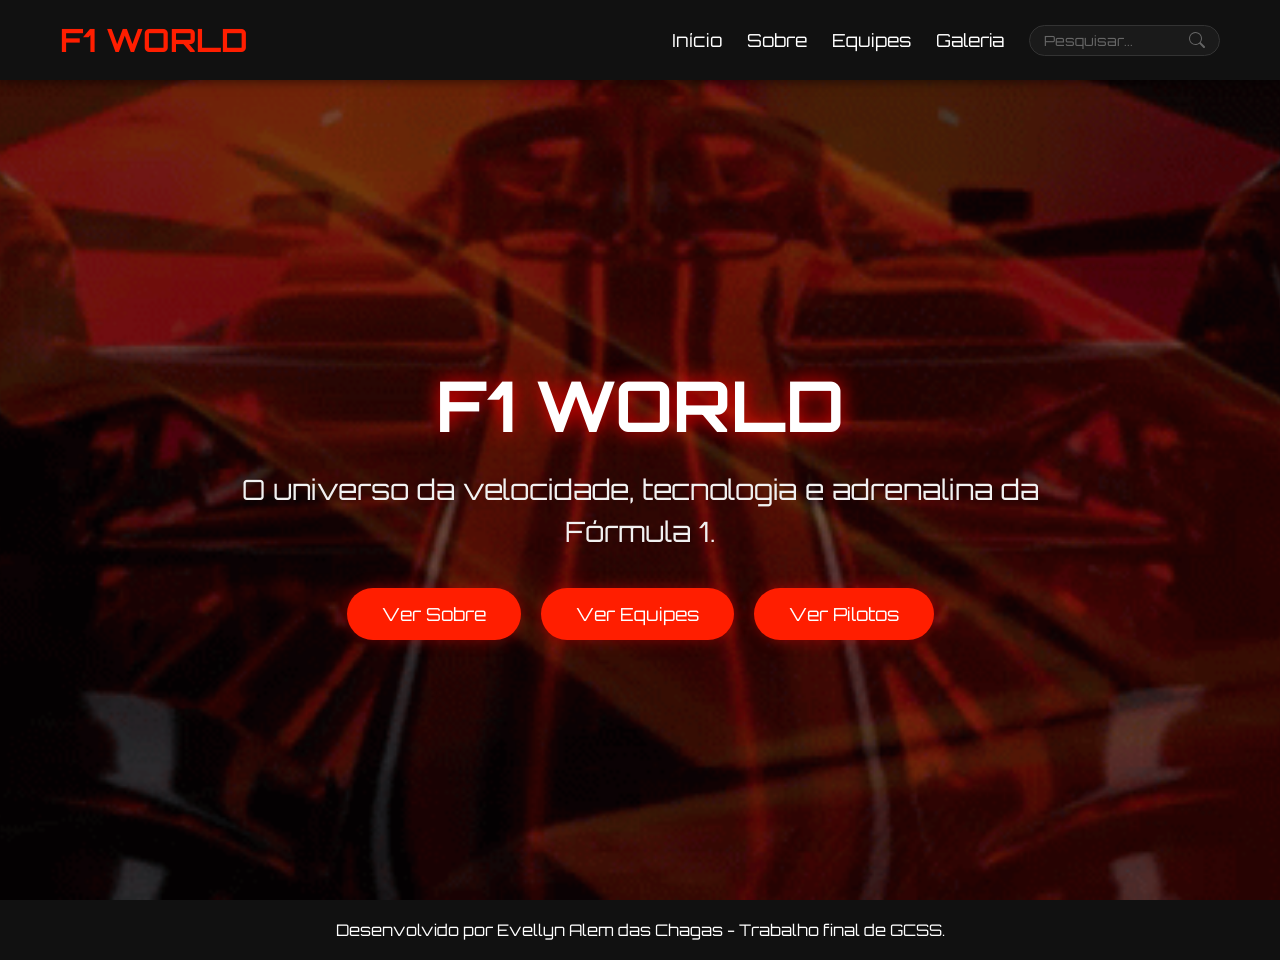
<file: FORMULA 1-2/index.html>
<!DOCTYPE html>
<html lang="pt-BR">
<head>
  <meta charset="UTF-8">
  <meta name="viewport" content="width=device-width, initial-scale=1.0">
  <title>F1 World</title>

  <link rel="stylesheet" href="style.css">

  <link rel="preconnect" href="https://fonts.googleapis.com">
  <link href="https://fonts.googleapis.com/css2?family=Orbitron:wght@400;700&display=swap" rel="stylesheet">
</head>
<body>

<header>

  <div class="logo">
    F1 WORLD
  </div>

  <nav>
    <a href="index.html">Início</a>
    <a href="sobre.html">Sobre</a>
    <a href="equipes.html">Equipes</a>
    <a href="pilotos.html">Galeria</a>
    
   <form class="search-box" id="searchForm" onsubmit="event.preventDefault(); executarBusca();">
  <input type="text" placeholder="Pesquisar..." id="searchInput" required>
  <button type="submit">
    <svg xmlns="http://www.w3.org/2000/svg" width="16" height="16" fill="currentColor" viewBox="0 0 16 16">
      <path d="M11.742 10.344a6.5 6.5 0 1 0-1.397 1.398h-.001q.044.06.098.115l3.85 3.85a1 1 0 0 0 1.415-1.414l-3.85-3.85a1 1 0 0 0-.115-.1zM12 6.5a5.5 5.5 0 1 1-11 0 5.5 5.5 0 0 1 11 0"/>
    </svg>
  </button>
</form>

</header>

<section class="hero">

  <div class="overlay"></div>

  <div class="hero-content">

    <h1>F1 WORLD</h1>

    <p>
      O universo da velocidade, tecnologia e adrenalina da Fórmula 1.
    </p>

    <div class="botoes">

      <a href="sobre.html" class="btn">
        Ver Sobre
      </a>

      <a href="equipes.html" class="btn">
        Ver Equipes
      </a>

      <a href="pilotos.html" class="btn">
        Ver Pilotos
      </a>

    </div>

  </div>

</section>

<footer>
  <p>
    Desenvolvido por Evellyn Alem das Chagas - Trabalho final de GCSS.
  </p>
</footer>

</body>
<script>
function executarBusca() {
    // Pega o texto digitado e transforma tudo em minúsculo para facilitar a busca
    const termo = document.getElementById('searchInput').value.toLowerCase().trim();

    // Cria um mapeamento de palavras-chave para as suas páginas reais
    if (termo.includes('sobre') || termo.includes('historia') || termo.includes('f1')) {
        window.location.href = 'sobre.html';
    } 
    else if (termo.includes('equipe') || termo.includes('escuderia') || termo.includes('ferrari') || termo.includes('mercedes')) {
        window.location.href = 'equipes.html';
    } 
    else if (termo.includes('galeria') || termo.includes('piloto') || termo.includes('foto')) {
        window.location.href = 'pilotos.html';
    } 
    else if (termo.includes('inicio') || termo.includes('home')) {
        window.location.href = 'index.html';
    } 
    else {
        // Se a pessoa digitar algo que não existe, você pode avisar ou mandar para uma página padrão
        alert('Nenhum resultado encontrado para: ' + termo);
    }
}
</script>
</html>
</file>
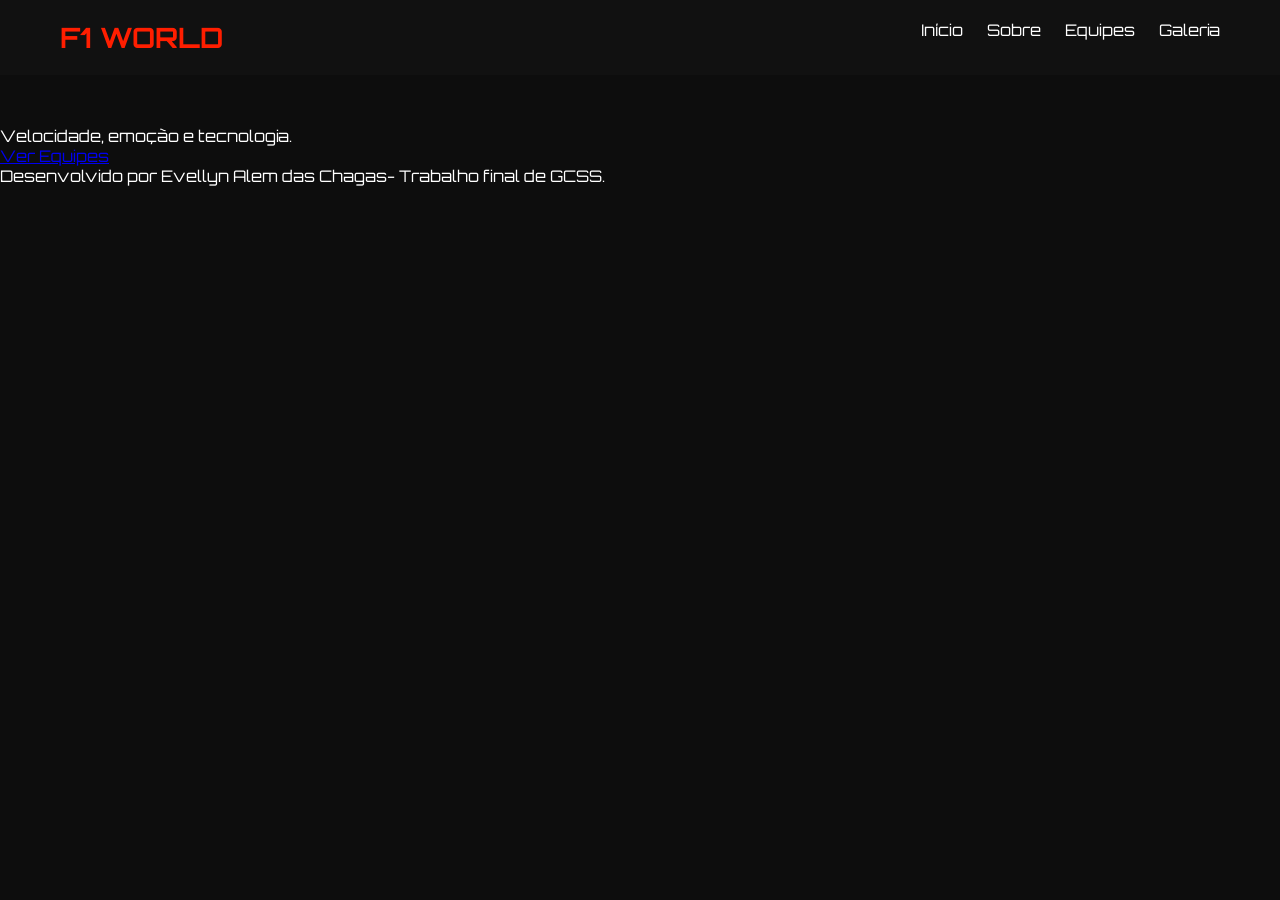
<file: FORMULA 1/FORMULA 1/index.html>
<!DOCTYPE html>
<html lang="pt-BR">
<head>
  <meta charset="UTF-8">
  <meta name="viewport" content="width=device-width, initial-scale=1.0">
  <title>F1 World</title>

  <link rel="stylesheet" href="style.css">

  <link rel="preconnect" href="https://fonts.googleapis.com">
  <link href="https://fonts.googleapis.com/css2?family=Orbitron:wght@400;700&display=swap" rel="stylesheet">
</head>
<body>

<header>
  <div class="logo">F1 WORLD</div>

  <nav>
    <a href="index.html">Início</a>
    <a href="sobre.html">Sobre</a>
    <a href="equipes.html">Equipes</a>
    <a href="pilotos.html">Galeria</a>
  </nav>
</header>

<section class="hero">

  <div class="overlay"></div>

  <div class="hero-content">
    <h1>FÓRMULA 1</h1>

    <p>
      Velocidade, emoção e tecnologia.
    </p>

    <a href="equipes.html" class="btn">
      Ver Equipes
    </a>
  </div>

</section>

<footer>
  <p>Desenvolvido por Evellyn Alem das Chagas- Trabalho final de GCSS.</p>
</footer>

</body>
</html>
</file>
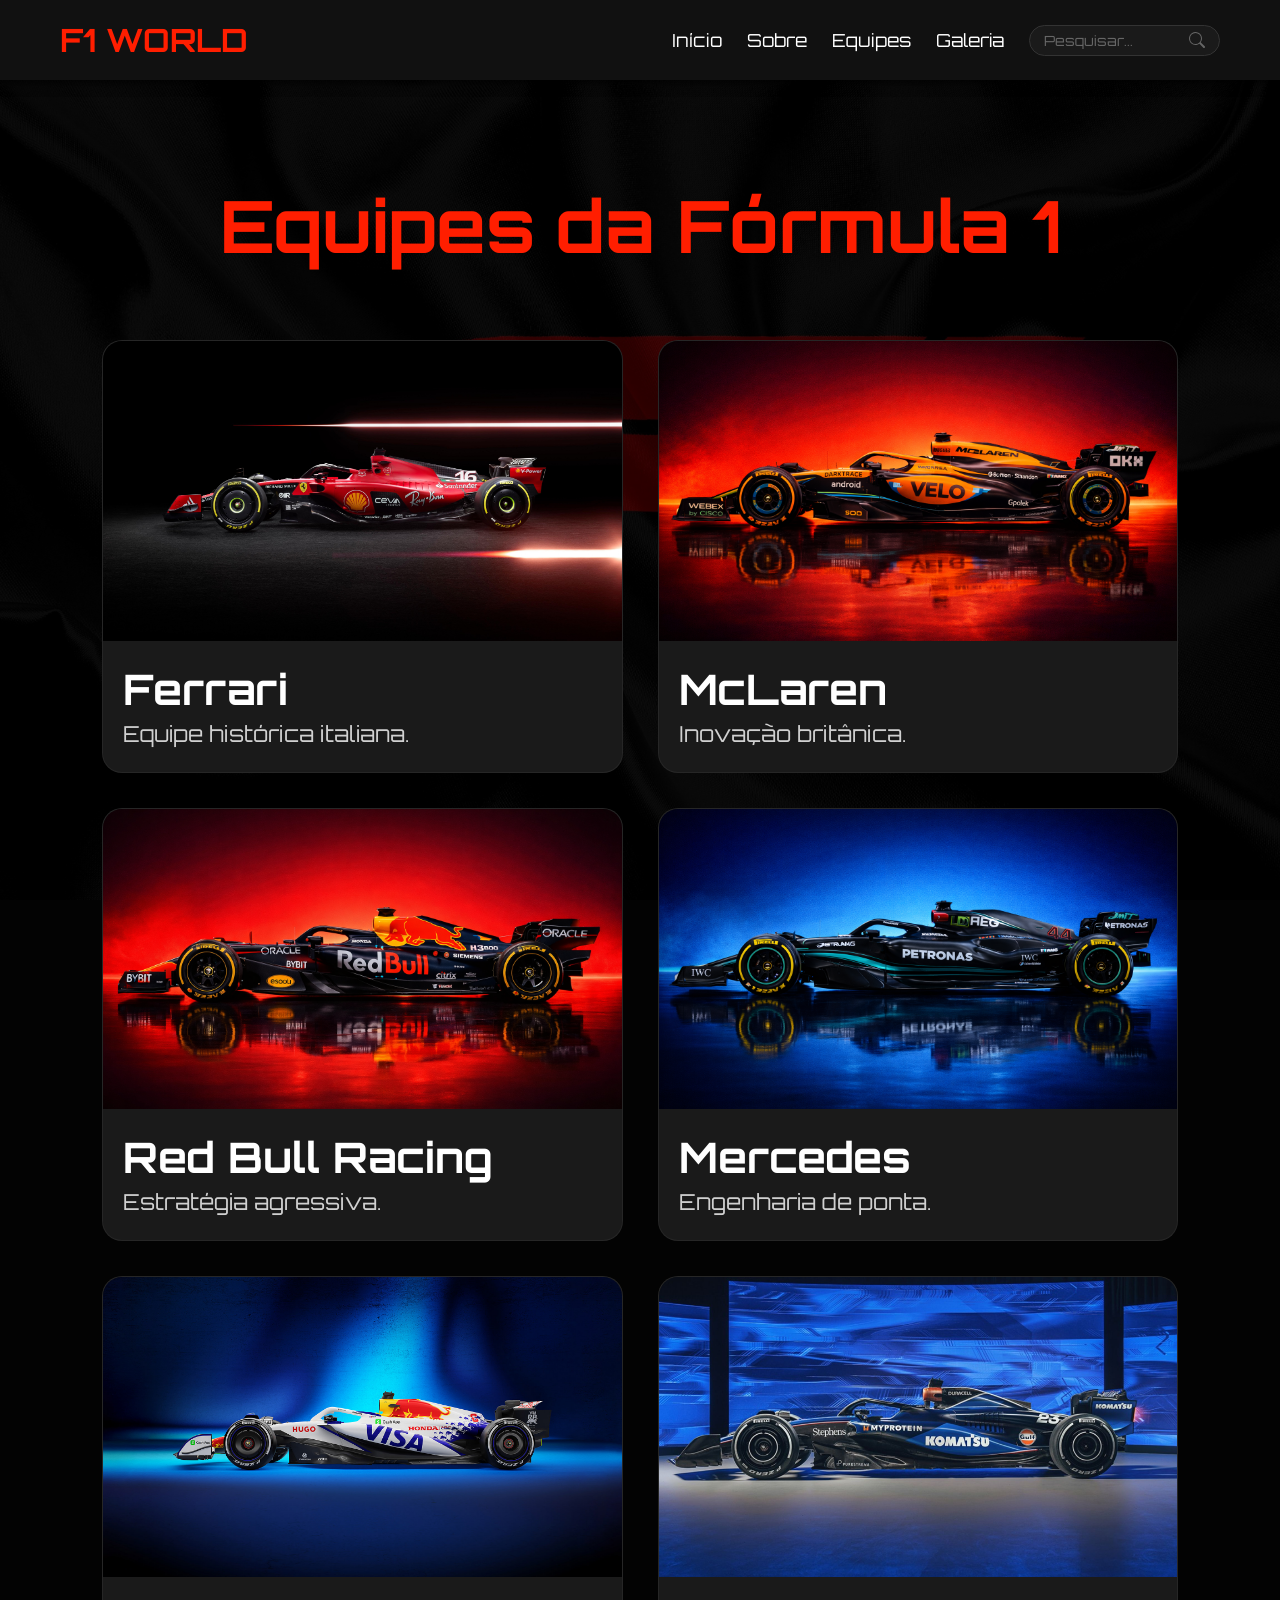
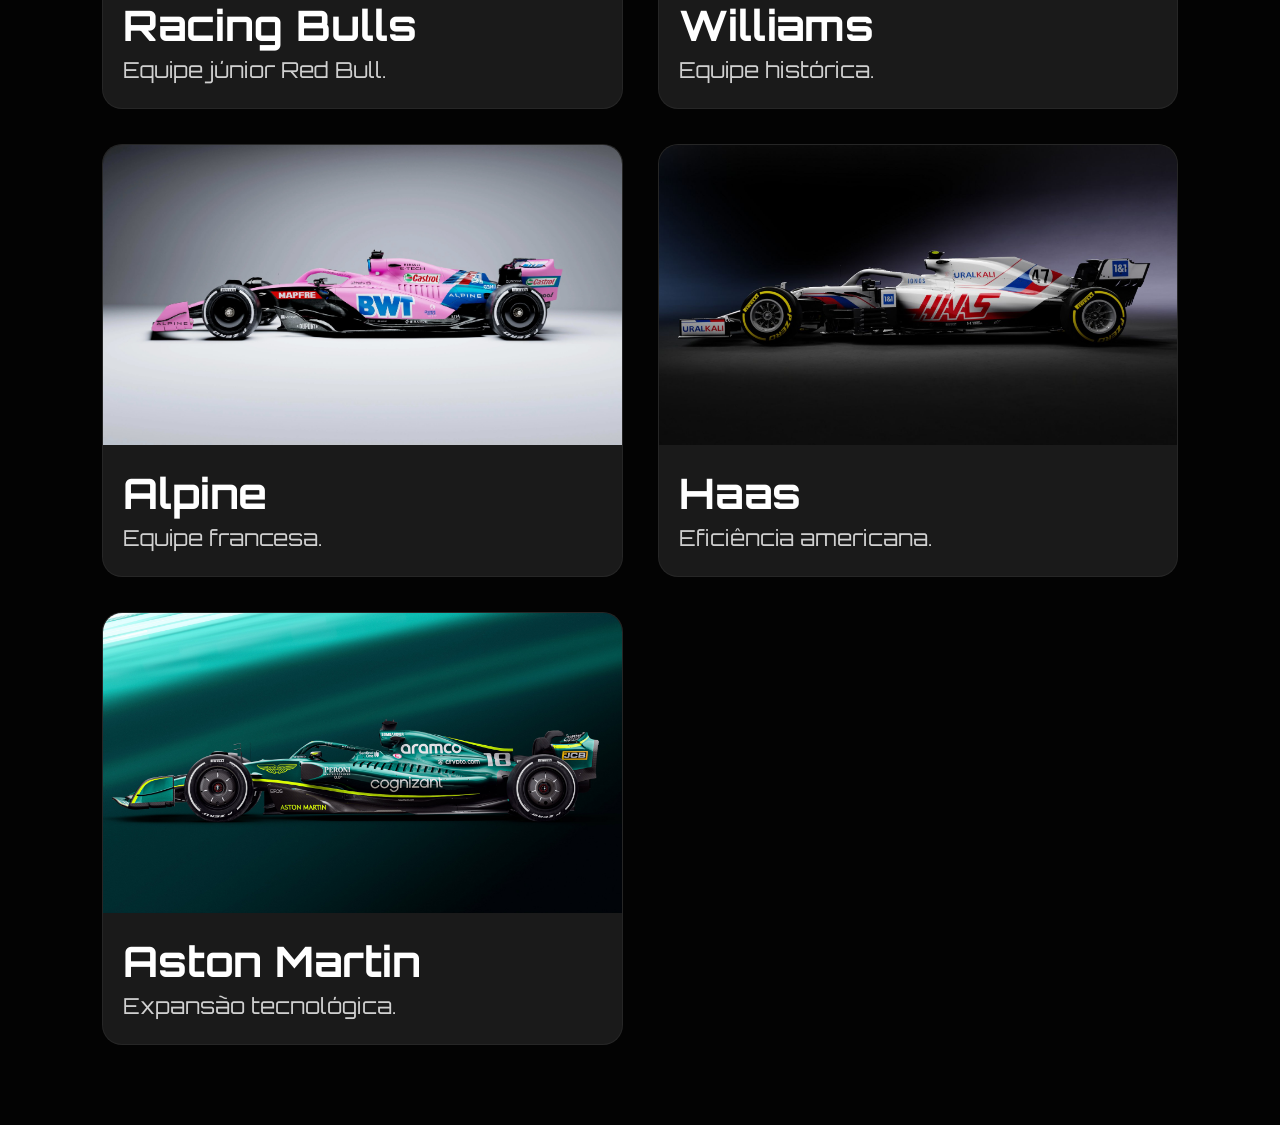
<file: FORMULA 1-2/equipes.html>
<!DOCTYPE html>
<html lang="pt-BR">
<head>
  <meta charset="UTF-8">
  <meta name="viewport" content="width=device-width, initial-scale=1.0">
  <title>Equipes F1</title>

  <link rel="stylesheet" href="style.css">
  <link href="https://fonts.googleapis.com/css2?family=Orbitron:wght@400;700&display=swap" rel="stylesheet">
</head>

<body>

<header>
  <div class="logo">F1 WORLD</div>
  <nav>
    <a href="index.html">Início</a>
    <a href="sobre.html">Sobre</a>
    <a href="equipes.html">Equipes</a>
    <a href="pilotos.html">Pilotos</a>
  </nav>
</header>
<header>

  <div class="logo">
    F1 WORLD
  </div>

  <nav>
    <a href="index.html">Início</a>
    <a href="sobre.html">Sobre</a>
    <a href="equipes.html">Equipes</a>
    <a href="pilotos.html">Galeria</a>
    
    <form class="search-box" id="searchForm" onsubmit="event.preventDefault(); executarBusca();">
      <input type="text" placeholder="Pesquisar..." id="searchInput" required>
      <button type="submit">
        <svg xmlns="http://www.w3.org/2000/svg" width="16" height="16" fill="currentColor" viewBox="0 0 16 16">
          <path d="M11.742 10.344a6.5 6.5 0 1 0-1.397 1.398h-.001q.044.06.098.115l3.85 3.85a1 1 0 0 0 1.415-1.414l-3.85-3.85a1 1 0 0 0-.115-.1zM12 6.5a5.5 5.5 0 1 1-11 0 5.5 5.5 0 0 1 11 0"/>
        </svg>
      </button>
    </form>
  </nav>

</header>

<section class="pagina pagina-equipes">

  <h1>Equipes da Fórmula 1</h1>

  <div class="equipes-container">

    <div class="equipe"><img src="ferrari.jpg"><h2>Ferrari</h2><p>Equipe histórica italiana.</p></div>
    <div class="equipe"><img src="maclaren.png"><h2>McLaren</h2><p>Inovação britânica.</p></div>
    <div class="equipe"><img src="redbull.png"><h2>Red Bull Racing</h2><p>Estratégia agressiva.</p></div>
    <div class="equipe"><img src="mercedes.png"><h2>Mercedes</h2><p>Engenharia de ponta.</p></div>
    <div class="equipe"><img src="bulls.jpeg"><h2>Racing Bulls</h2><p>Equipe júnior Red Bull.</p></div>
    <div class="equipe"><img src="willians.jpeg"><h2>Williams</h2><p>Equipe histórica.</p></div>
    <div class="equipe"><img src="alpine.jpg"><h2>Alpine</h2><p>Equipe francesa.</p></div>
    <div class="equipe"><img src="haas.jpg"><h2>Haas</h2><p>Eficiência americana.</p></div>
    <div class="equipe"><img src="martin.jpg"><h2>Aston Martin</h2><p>Expansão tecnológica.</p></div>

  </div>

</section>

</body>
<script>
function executarBusca() {
    const termo = document.getElementById('searchInput').value.toLowerCase().trim();

    if (termo.includes('sobre') || termo.includes('historia') || termo.includes('f1')) {
        window.location.href = 'sobre.html';
    } 
    else if (termo.includes('equipe') || termo.includes('escuderia') || termo.includes('ferrari') || termo.includes('mercedes')) {
        window.location.href = 'equipes.html';
    } 
    else if (termo.includes('galeria') || termo.includes('piloto') || termo.includes('foto')) {
        window.location.href = 'pilotos.html';
    } 
    else if (termo.includes('inicio') || termo.includes('home')) {
        window.location.href = 'index.html';
    } 
    else {
        alert('Nenhum resultado encontrado para: ' + termo);
    }
}
</script>
</html>
</file>
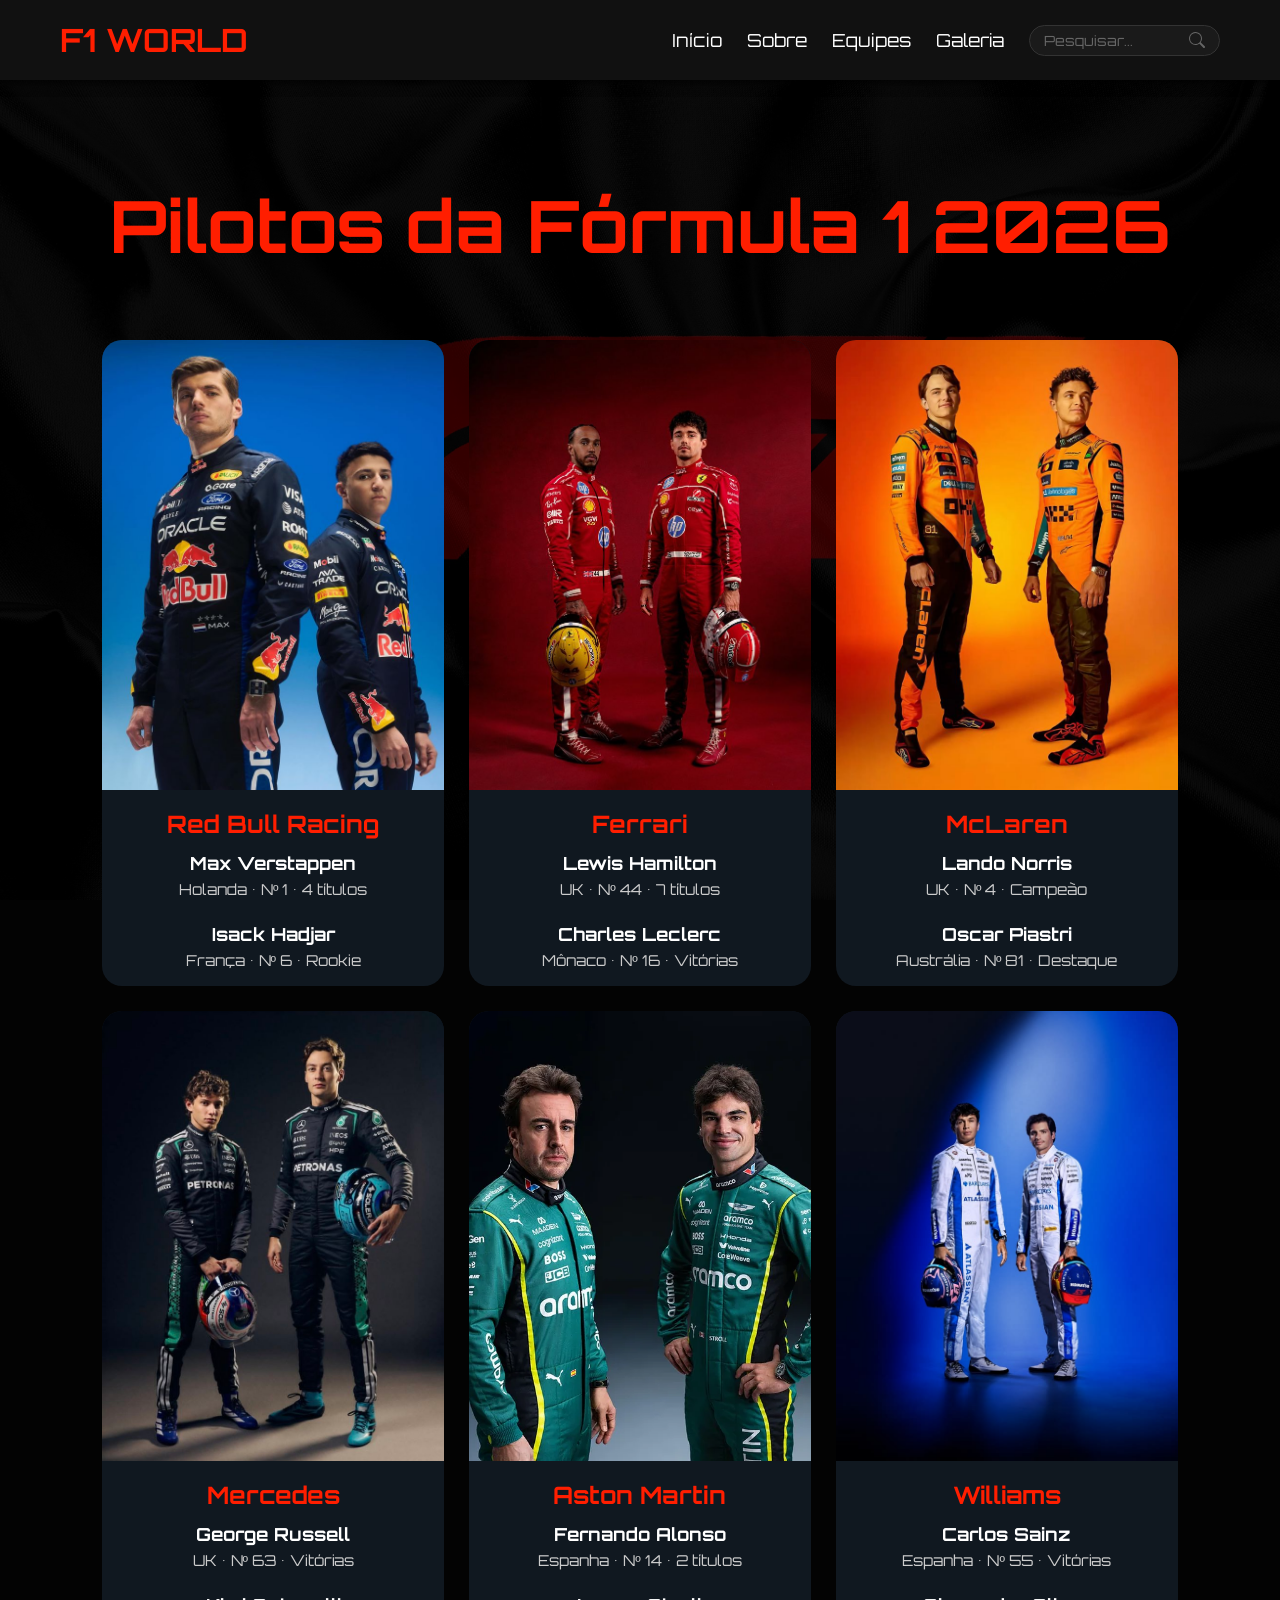
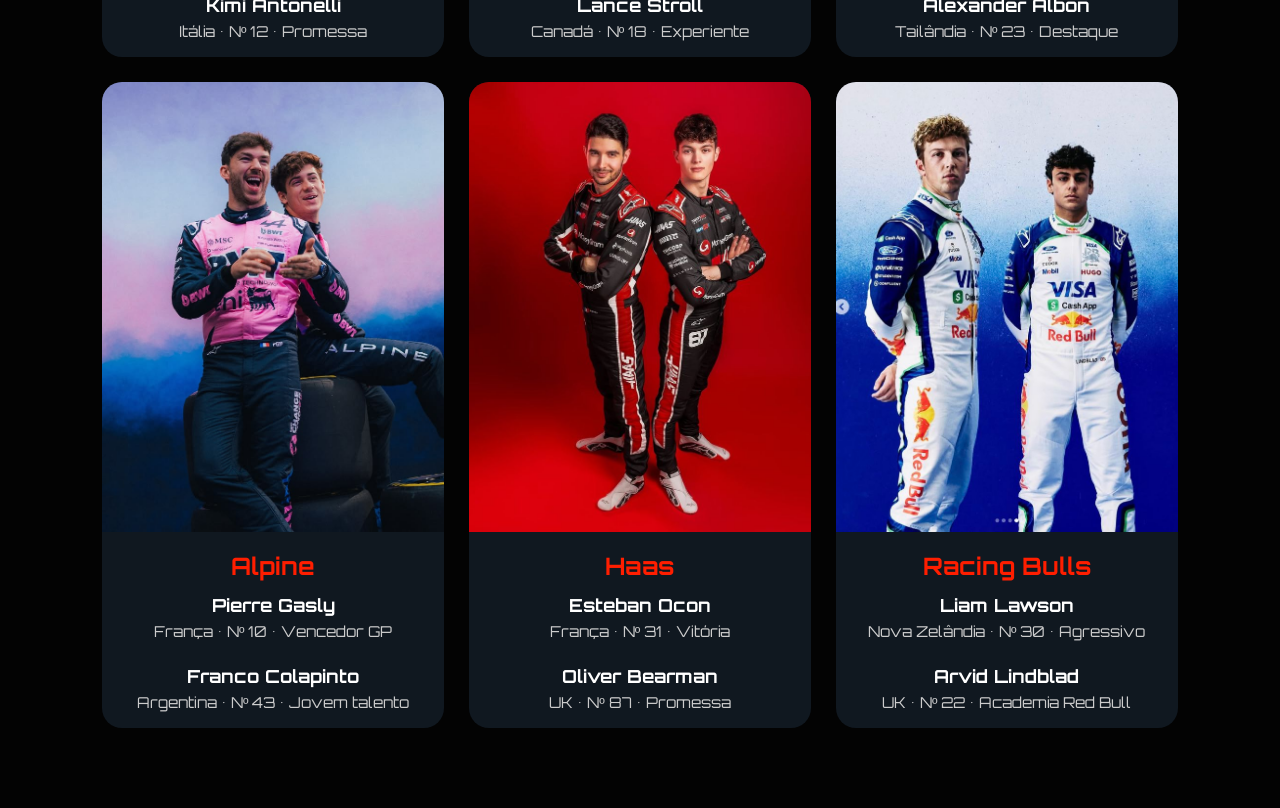
<file: FORMULA 1-2/pilotos.html>
<!DOCTYPE html>
<html lang="pt-BR">
<head>
  <meta charset="UTF-8">
  <meta name="viewport" content="width=device-width, initial-scale=1.0">
  <title>Pilotos F1 2026</title>

  <link rel="stylesheet" href="style.css">
  <link href="https://fonts.googleapis.com/css2?family=Orbitron:wght@400;700&display=swap" rel="stylesheet">
</head>

<body>

<header>
  <div class="logo">F1 WORLD</div>
  <nav>
    <a href="index.html">Início</a>
    <a href="sobre.html">Sobre</a>
    <a href="equipes.html">Equipes</a>
    <a href="pilotos.html">Pilotos</a>
  </nav>
</header>
<header>

  <div class="logo">
    F1 WORLD
  </div>

  <nav>
    <a href="index.html">Início</a>
    <a href="sobre.html">Sobre</a>
    <a href="equipes.html">Equipes</a>
    <a href="pilotos.html">Galeria</a>
    
    <form class="search-box" id="searchForm" onsubmit="event.preventDefault(); executarBusca();">
      <input type="text" placeholder="Pesquisar..." id="searchInput" required>
      <button type="submit">
        <svg xmlns="http://www.w3.org/2000/svg" width="16" height="16" fill="currentColor" viewBox="0 0 16 16">
          <path d="M11.742 10.344a6.5 6.5 0 1 0-1.397 1.398h-.001q.044.06.098.115l3.85 3.85a1 1 0 0 0 1.415-1.414l-3.85-3.85a1 1 0 0 0-.115-.1zM12 6.5a5.5 5.5 0 1 1-11 0 5.5 5.5 0 0 1 11 0"/>
        </svg>
      </button>
    </form>
  </nav>

</header>

<section class="pagina pagina-pilotos">

  <h1>Pilotos da Fórmula 1 2026</h1>

  <div class="equipes-container">

    <!-- RED BULL -->
    <div class="equipe redbull-tema">
      <img src="me.jpg">
      <h2>Red Bull Racing</h2>

      <div class="piloto">Max Verstappen</div>
      <p>Holanda • Nº 1 • 4 títulos</p>

      <div class="piloto">Isack Hadjar</div>
      <p>França • Nº 6 • Rookie</p>
    </div>

    <!-- FERRARI -->
    <div class="equipe ferrari-tema">
      <img src="hc.jpg">
      <h2>Ferrari</h2>

      <div class="piloto">Lewis Hamilton</div>
      <p>UK • Nº 44 • 7 títulos</p>

      <div class="piloto">Charles Leclerc</div>
      <p>Mônaco • Nº 16 • Vitórias</p>
    </div>

    <!-- MCLAREN -->
    <div class="equipe mclaren-tema">
      <img src="lp.jpg">
      <h2>McLaren</h2>

      <div class="piloto">Lando Norris</div>
      <p>UK • Nº 4 • Campeão</p>

      <div class="piloto">Oscar Piastri</div>
      <p>Austrália • Nº 81 • Destaque</p>
    </div>

    <!-- MERCEDES -->
    <div class="equipe mercedes-tema">
      <img src="gk.jpg">
      <h2>Mercedes</h2>

      <div class="piloto">George Russell</div>
      <p>UK • Nº 63 • Vitórias</p>

      <div class="piloto">Kimi Antonelli</div>
      <p>Itália • Nº 12 • Promessa</p>
    </div>

    <!-- ASTON MARTIN -->
    <div class="equipe aston-tema">
      <img src="aston.webp">
      <h2>Aston Martin</h2>

      <div class="piloto">Fernando Alonso</div>
      <p>Espanha • Nº 14 • 2 títulos</p>

      <div class="piloto">Lance Stroll</div>
      <p>Canadá • Nº 18 • Experiente</p>
    </div>

    <!-- WILLIAMS -->
    <div class="equipe williams-tema">
      <img src="sa.jpg">
      <h2>Williams</h2>

      <div class="piloto">Carlos Sainz</div>
      <p>Espanha • Nº 55 • Vitórias</p>

      <div class="piloto">Alexander Albon</div>
      <p>Tailândia • Nº 23 • Destaque</p>
    </div>

    <!-- ALPINE -->
    <div class="equipe alpine-tema">
      <img src="gc.jpg">
      <h2>Alpine</h2>

      <div class="piloto">Pierre Gasly</div>
      <p>França • Nº 10 • Vencedor GP</p>

      <div class="piloto">Franco Colapinto</div>
      <p>Argentina • Nº 43 • Jovem talento</p>
    </div>

    <!-- HAAS -->
    <div class="equipe haas-tema">
      <img src="ob.jpg">
      <h2>Haas</h2>

      <div class="piloto">Esteban Ocon</div>
      <p>França • Nº 31 • Vitória</p>

      <div class="piloto">Oliver Bearman</div>
      <p>UK • Nº 87 • Promessa</p>
    </div>

    <!-- RACING BULLS -->
    <div class="equipe rb-tema">
      <img src="ar.jpg">
      <h2>Racing Bulls</h2>

      <div class="piloto">Liam Lawson</div>
      <p>Nova Zelândia • Nº 30 • Agressivo</p>

      <div class="piloto">Arvid Lindblad</div>
      <p>UK • Nº 22 • Academia Red Bull</p>
    </div>

  </div>

</section>

</body>
<script>
function executarBusca() {
    const termo = document.getElementById('searchInput').value.toLowerCase().trim();

    if (termo.includes('sobre') || termo.includes('historia') || termo.includes('f1')) {
        window.location.href = 'sobre.html';
    } 
    else if (termo.includes('equipe') || termo.includes('escuderia') || termo.includes('ferrari') || termo.includes('mercedes')) {
        window.location.href = 'equipes.html';
    } 
    else if (termo.includes('galeria') || termo.includes('piloto') || termo.includes('foto')) {
        window.location.href = 'pilotos.html';
    } 
    else if (termo.includes('inicio') || termo.includes('home')) {
        window.location.href = 'index.html';
    } 
    else {
        alert('Nenhum resultado encontrado para: ' + termo);
    }
}
</script>
</html>
</file>
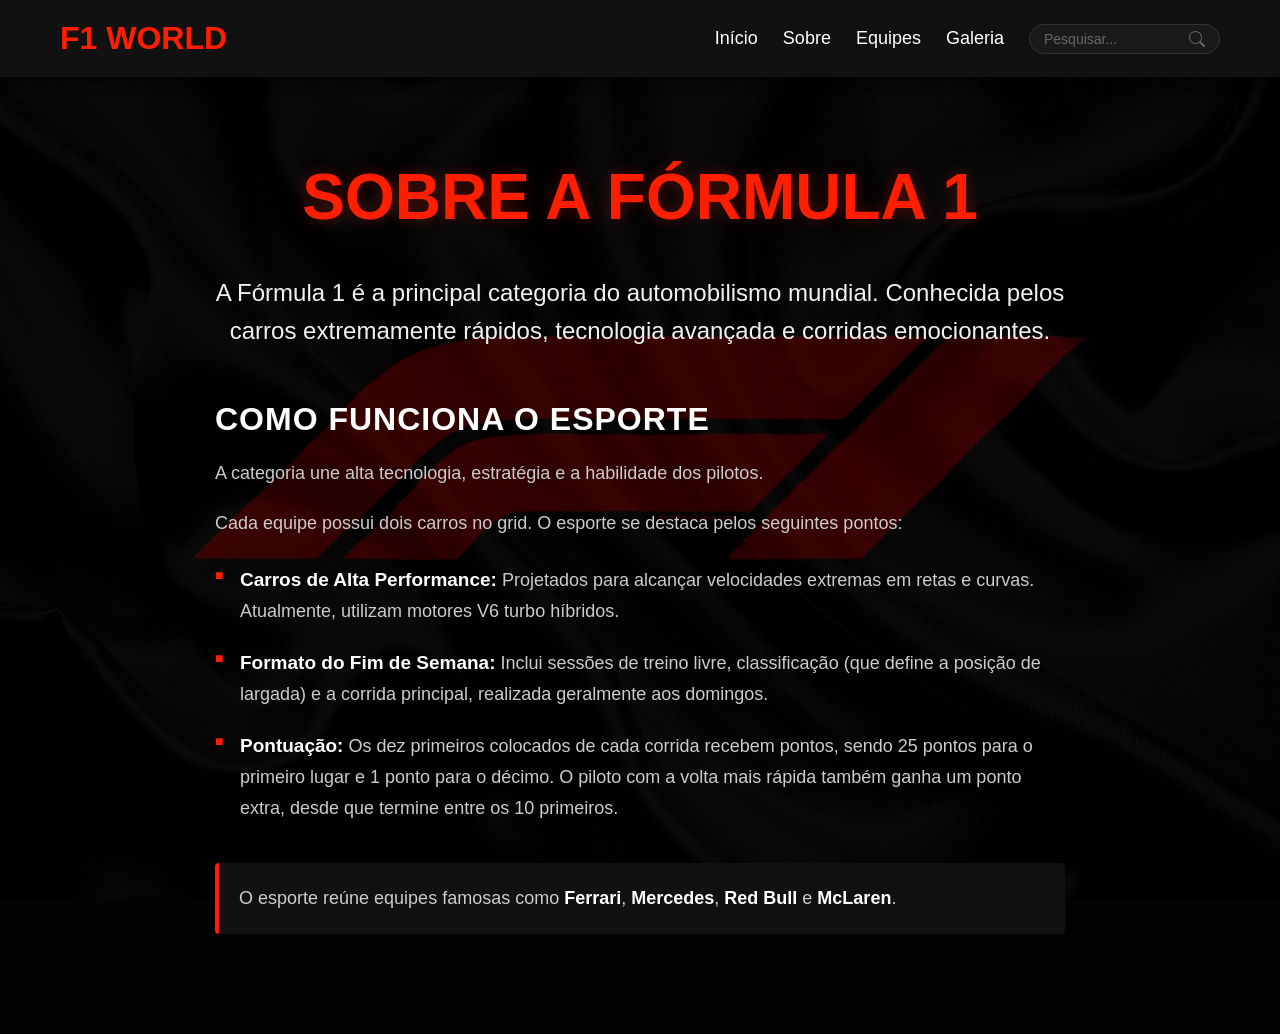
<file: FORMULA 1-2/sobre.html>
<!DOCTYPE html>
<html lang="pt-BR">
<head>
  <meta charset="UTF-8">
  <meta name="viewport" content="width=device-width, initial-scale=1.0">
  <title>Sobre - F1 World</title>
  <link rel="stylesheet" href="style.css">
</head>
<body>

  <header>
    <div class="logo">F1 WORLD</div>
    <nav>
      <a href="index.html">Início</a>
      <a href="sobre.html">Sobre</a>
      <a href="equipes.html">Equipes</a>
      <a href="galeria.html">Galeria</a>
    </nav>
  </header>
  <header>

  <div class="logo">
    F1 WORLD
  </div>

  <nav>
    <a href="index.html">Início</a>
    <a href="sobre.html">Sobre</a>
    <a href="equipes.html">Equipes</a>
    <a href="pilotos.html">Galeria</a>
    
    <form class="search-box" id="searchForm" onsubmit="event.preventDefault(); executarBusca();">
      <input type="text" placeholder="Pesquisar..." id="searchInput" required>
      <button type="submit">
        <svg xmlns="http://www.w3.org/2000/svg" width="16" height="16" fill="currentColor" viewBox="0 0 16 16">
          <path d="M11.742 10.344a6.5 6.5 0 1 0-1.397 1.398h-.001q.044.06.098.115l3.85 3.85a1 1 0 0 0 1.415-1.414l-3.85-3.85a1 1 0 0 0-.115-.1zM12 6.5a5.5 5.5 0 1 1-11 0 5.5 5.5 0 0 1 11 0"/>
        </svg>
      </button>
    </form>
  </nav>

</header>

  <section class="pagina pagina-sobre">
    <div class="sobre-conteudo">
      
      <h1>Sobre a Fórmula 1</h1>

      <p class="introducao">
        A Fórmula 1 é a principal categoria do automobilismo mundial.
        Conhecida pelos carros extremamente rápidos, tecnologia avançada
        e corridas emocionantes.
      </p>

      <h2>Como Funciona o Esporte</h2>

      <p>A categoria une alta tecnologia, estratégia e a habilidade dos pilotos.</p>

      <p>Cada equipe possui dois carros no grid. O esporte se destaca pelos seguintes pontos:</p>

      <ul class="pontos-f1">
        <li><strong>Carros de Alta Performance:</strong> Projetados para alcançar velocidades extremas em retas e curvas. Atualmente, utilizam motores V6 turbo híbridos.</li>
        <li><strong>Formato do Fim de Semana:</strong> Inclui sessões de treino livre, classificação (que define a posição de largada) e a corrida principal, realizada geralmente aos domingos.</li>
        <li><strong>Pontuação:</strong> Os dez primeiros colocados de cada corrida recebem pontos, sendo 25 pontos para o primeiro lugar e 1 ponto para o décimo. O piloto com a volta mais rápida também ganha um ponto extra, desde que termine entre os 10 primeiros.</li>
      </ul>

      <p class="fundo-equipes">
        O esporte reúne equipes famosas como <span>Ferrari</span>, <span>Mercedes</span>, <span>Red Bull</span> e <span>McLaren</span>.
      </p>

    </div>
  </section>

</body>
<script>
function executarBusca() {
    const termo = document.getElementById('searchInput').value.toLowerCase().trim();

    if (termo.includes('sobre') || termo.includes('historia') || termo.includes('f1')) {
        window.location.href = 'sobre.html';
    } 
    else if (termo.includes('equipe') || termo.includes('escuderia') || termo.includes('ferrari') || termo.includes('mercedes')) {
        window.location.href = 'equipes.html';
    } 
    else if (termo.includes('galeria') || termo.includes('piloto') || termo.includes('foto')) {
        window.location.href = 'pilotos.html';
    } 
    else if (termo.includes('inicio') || termo.includes('home')) {
        window.location.href = 'index.html';
    } 
    else {
        alert('Nenhum resultado encontrado para: ' + termo);
    }
}
</script>
</html>
</file>
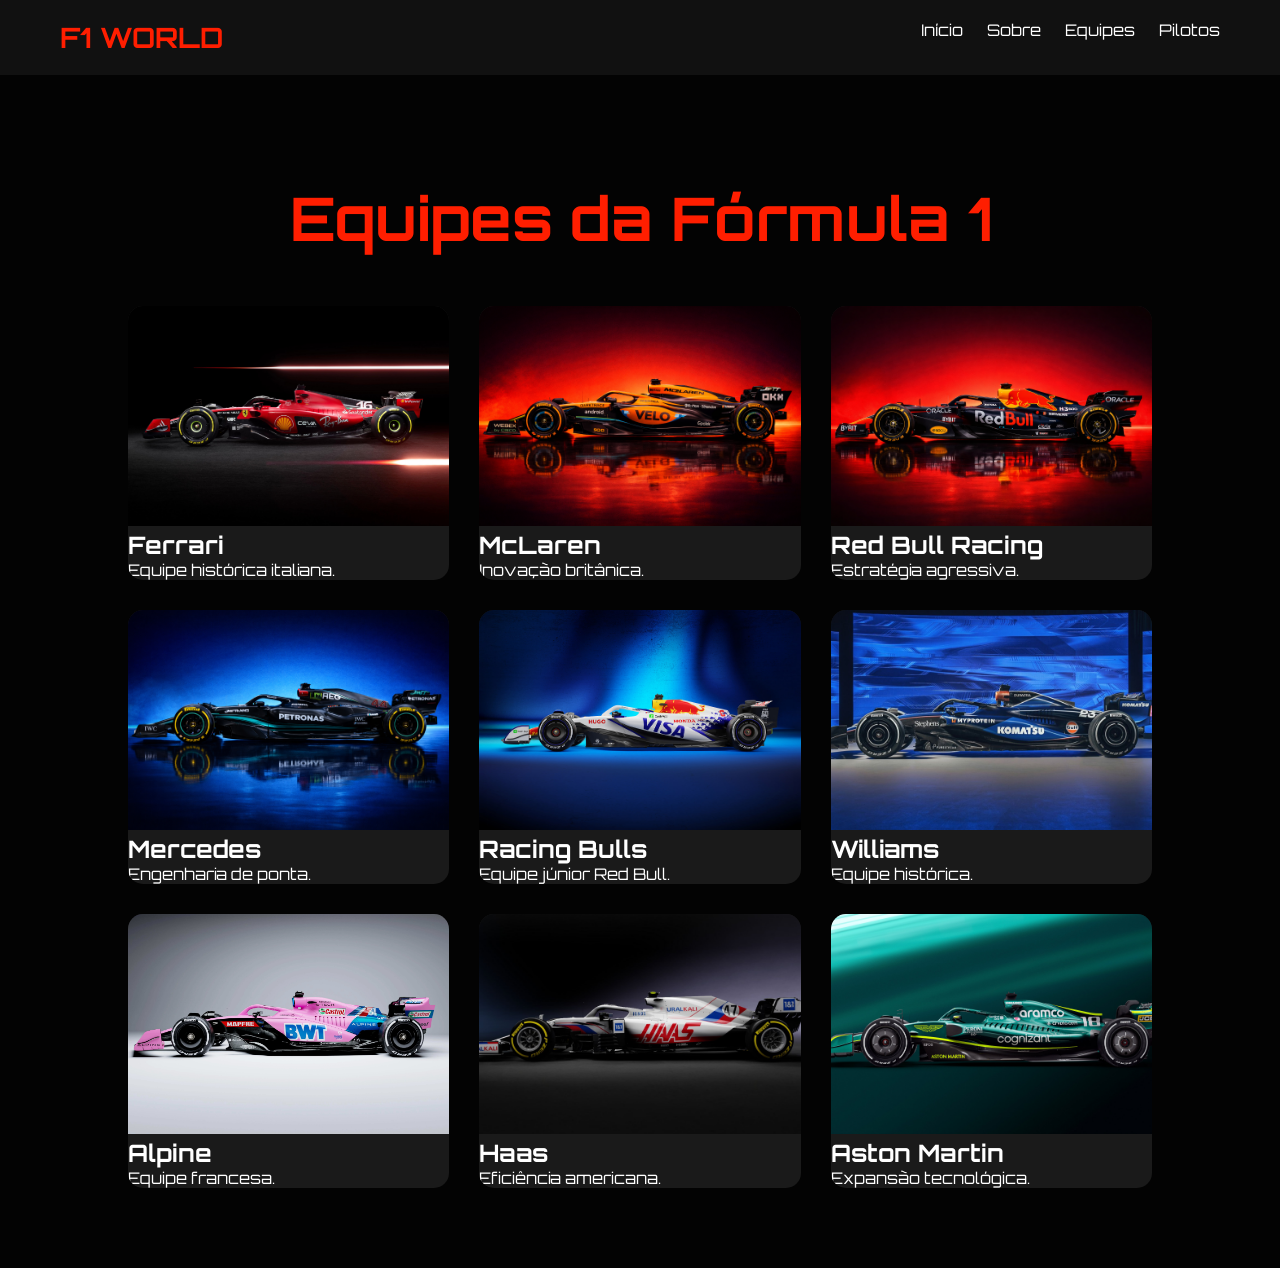
<file: FORMULA 1/FORMULA 1/equipes.html>
<!DOCTYPE html>
<html lang="pt-BR">
<head>
  <meta charset="UTF-8">
  <meta name="viewport" content="width=device-width, initial-scale=1.0">
  <title>Equipes F1</title>

  <link rel="stylesheet" href="style.css">
  <link href="https://fonts.googleapis.com/css2?family=Orbitron:wght@400;700&display=swap" rel="stylesheet">
</head>

<body>

<header>
  <div class="logo">F1 WORLD</div>
  <nav>
    <a href="index.html">Início</a>
    <a href="sobre.html">Sobre</a>
    <a href="equipes.html">Equipes</a>
    <a href="pilotos.html">Pilotos</a>
  </nav>
</header>

<section class="pagina pagina-equipes">

  <h1>Equipes da Fórmula 1</h1>

  <div class="equipes-container">

    <div class="equipe"><img src="ferrari.jpg"><h2>Ferrari</h2><p>Equipe histórica italiana.</p></div>
    <div class="equipe"><img src="maclaren.png"><h2>McLaren</h2><p>Inovação britânica.</p></div>
    <div class="equipe"><img src="redbull.png"><h2>Red Bull Racing</h2><p>Estratégia agressiva.</p></div>
    <div class="equipe"><img src="mercedes.png"><h2>Mercedes</h2><p>Engenharia de ponta.</p></div>
    <div class="equipe"><img src="bulls.jpeg"><h2>Racing Bulls</h2><p>Equipe júnior Red Bull.</p></div>
    <div class="equipe"><img src="willians.jpeg"><h2>Williams</h2><p>Equipe histórica.</p></div>
    <div class="equipe"><img src="alpine.jpg"><h2>Alpine</h2><p>Equipe francesa.</p></div>
    <div class="equipe"><img src="haas.jpg"><h2>Haas</h2><p>Eficiência americana.</p></div>
    <div class="equipe"><img src="martin.jpg"><h2>Aston Martin</h2><p>Expansão tecnológica.</p></div>

  </div>

</section>

</body>
</html>
</file>
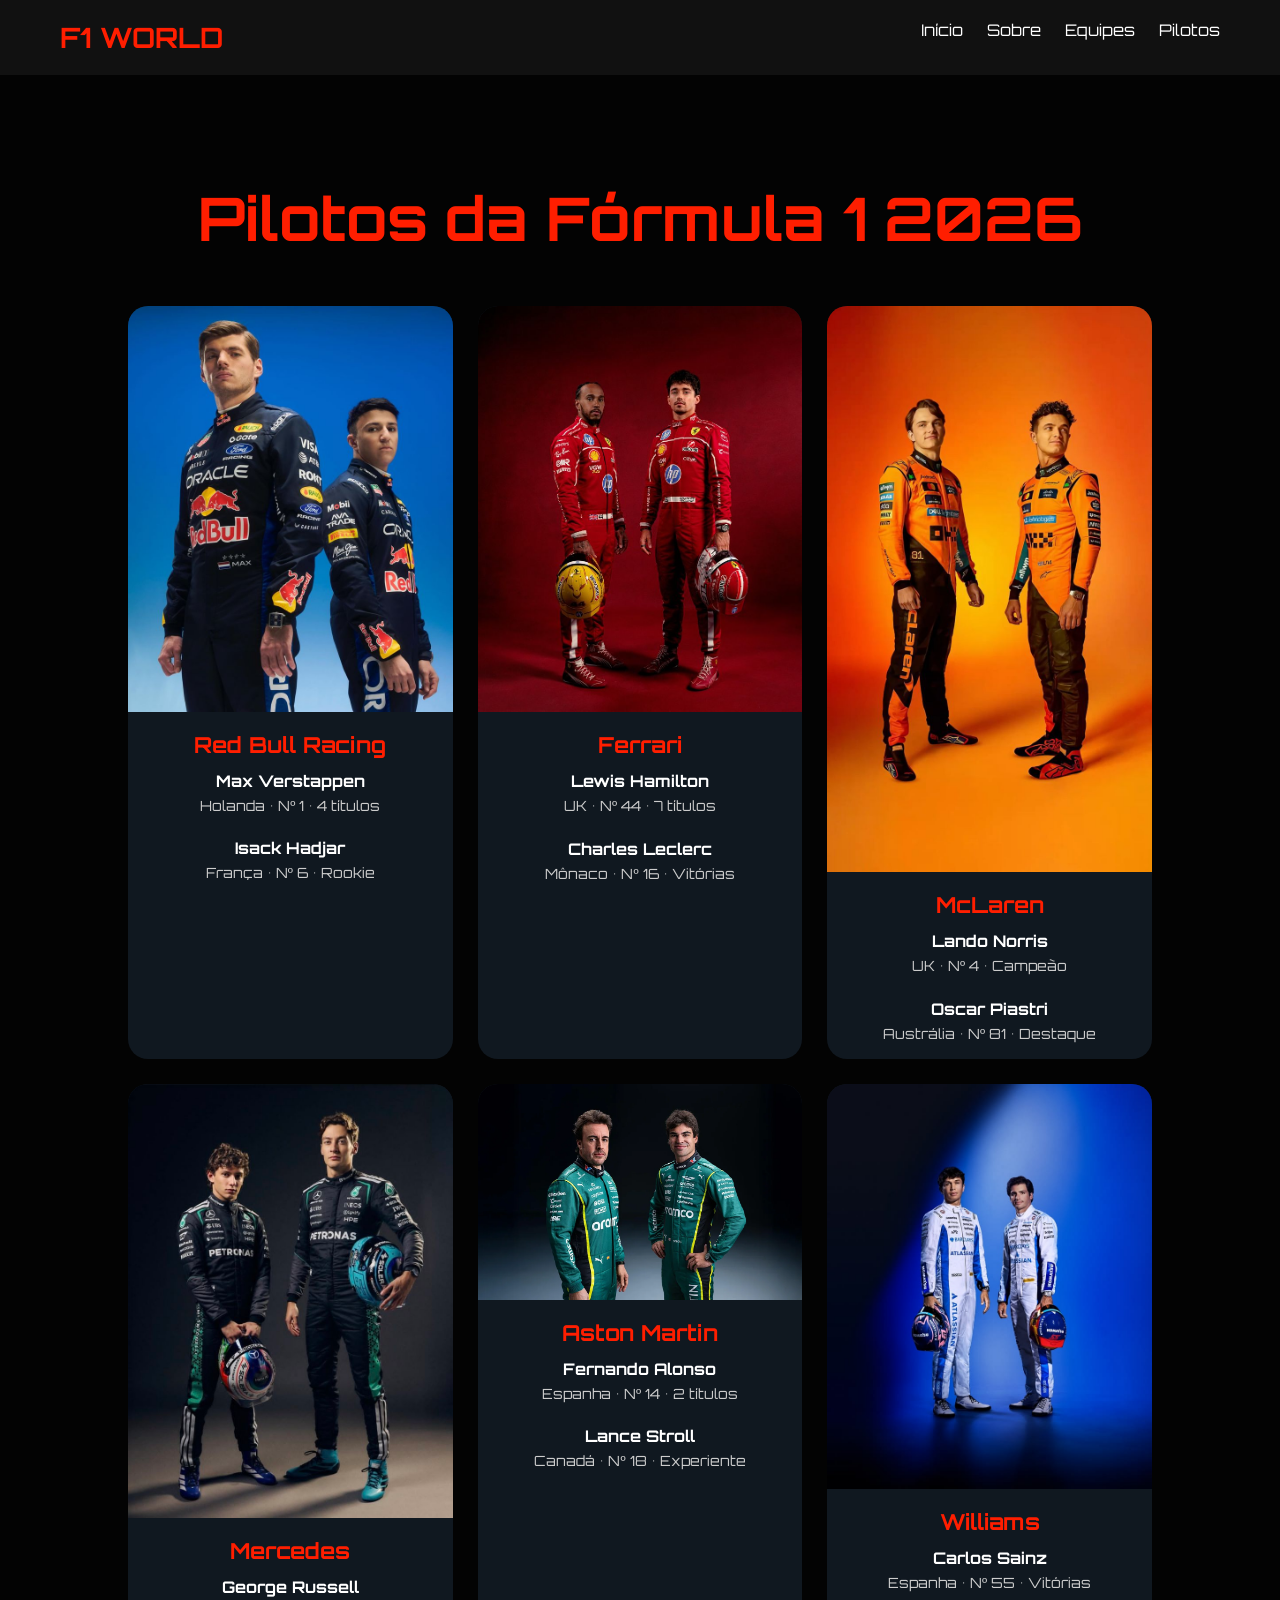
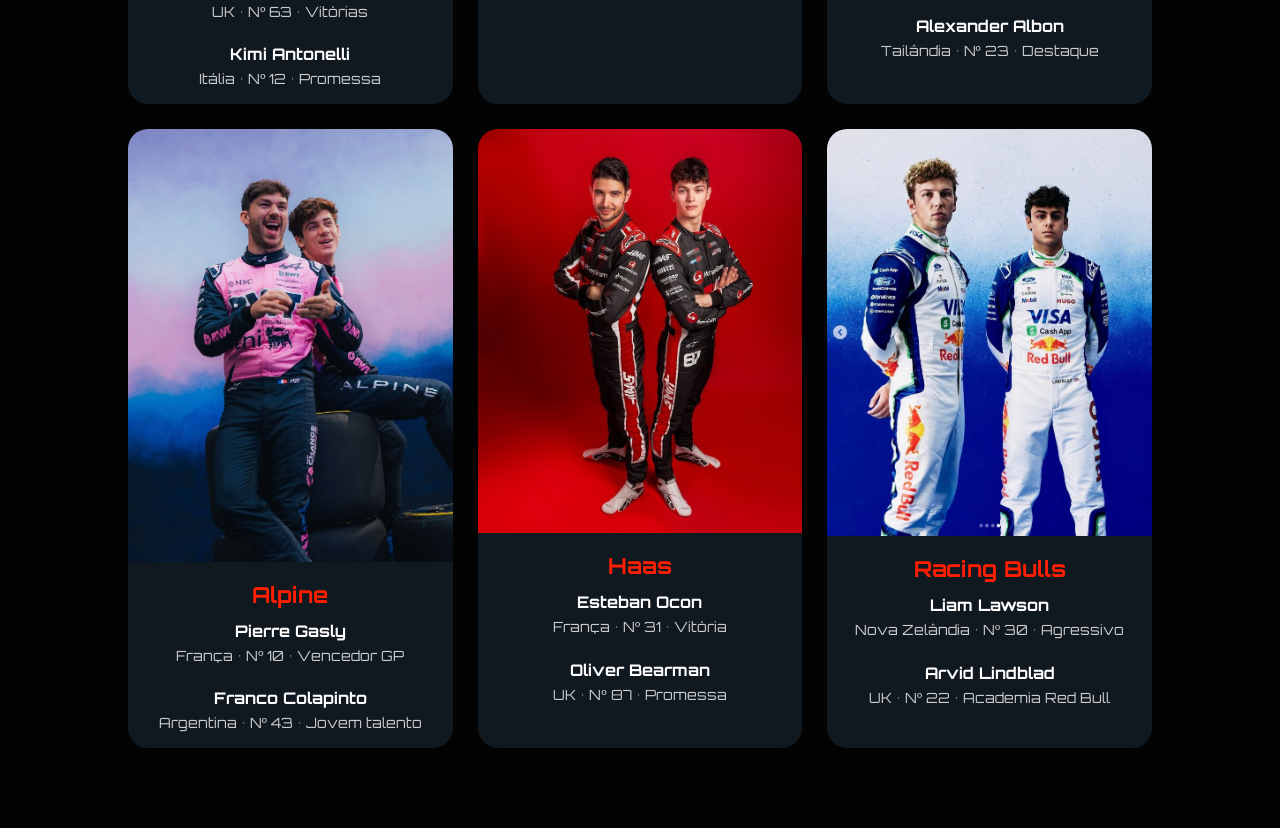
<file: FORMULA 1/FORMULA 1/pilotos.html>
<!DOCTYPE html>
<html lang="pt-BR">
<head>
  <meta charset="UTF-8">
  <meta name="viewport" content="width=device-width, initial-scale=1.0">
  <title>Pilotos F1 2026</title>

  <link rel="stylesheet" href="style.css">
  <link href="https://fonts.googleapis.com/css2?family=Orbitron:wght@400;700&display=swap" rel="stylesheet">
</head>

<body>

<header>
  <div class="logo">F1 WORLD</div>
  <nav>
    <a href="index.html">Início</a>
    <a href="sobre.html">Sobre</a>
    <a href="equipes.html">Equipes</a>
    <a href="pilotos.html">Pilotos</a>
  </nav>
</header>

<section class="pagina pagina-pilotos">

  <h1>Pilotos da Fórmula 1 2026</h1>

  <div class="equipes-container">

    <!-- RED BULL -->
    <div class="equipe redbull-tema">
      <img src="me.jpg">
      <h2>Red Bull Racing</h2>

      <div class="piloto">Max Verstappen</div>
      <p>Holanda • Nº 1 • 4 títulos</p>

      <div class="piloto">Isack Hadjar</div>
      <p>França • Nº 6 • Rookie</p>
    </div>

    <!-- FERRARI -->
    <div class="equipe ferrari-tema">
      <img src="hc.jpg">
      <h2>Ferrari</h2>

      <div class="piloto">Lewis Hamilton</div>
      <p>UK • Nº 44 • 7 títulos</p>

      <div class="piloto">Charles Leclerc</div>
      <p>Mônaco • Nº 16 • Vitórias</p>
    </div>

    <!-- MCLAREN -->
    <div class="equipe mclaren-tema">
      <img src="lp.jpg">
      <h2>McLaren</h2>

      <div class="piloto">Lando Norris</div>
      <p>UK • Nº 4 • Campeão</p>

      <div class="piloto">Oscar Piastri</div>
      <p>Austrália • Nº 81 • Destaque</p>
    </div>

    <!-- MERCEDES -->
    <div class="equipe mercedes-tema">
      <img src="gk.jpg">
      <h2>Mercedes</h2>

      <div class="piloto">George Russell</div>
      <p>UK • Nº 63 • Vitórias</p>

      <div class="piloto">Kimi Antonelli</div>
      <p>Itália • Nº 12 • Promessa</p>
    </div>

    <!-- ASTON MARTIN -->
    <div class="equipe aston-tema">
      <img src="aston.webp">
      <h2>Aston Martin</h2>

      <div class="piloto">Fernando Alonso</div>
      <p>Espanha • Nº 14 • 2 títulos</p>

      <div class="piloto">Lance Stroll</div>
      <p>Canadá • Nº 18 • Experiente</p>
    </div>

    <!-- WILLIAMS -->
    <div class="equipe williams-tema">
      <img src="sa.jpg">
      <h2>Williams</h2>

      <div class="piloto">Carlos Sainz</div>
      <p>Espanha • Nº 55 • Vitórias</p>

      <div class="piloto">Alexander Albon</div>
      <p>Tailândia • Nº 23 • Destaque</p>
    </div>

    <!-- ALPINE -->
    <div class="equipe alpine-tema">
      <img src="gc.jpg">
      <h2>Alpine</h2>

      <div class="piloto">Pierre Gasly</div>
      <p>França • Nº 10 • Vencedor GP</p>

      <div class="piloto">Franco Colapinto</div>
      <p>Argentina • Nº 43 • Jovem talento</p>
    </div>

    <!-- HAAS -->
    <div class="equipe haas-tema">
      <img src="ob.jpg">
      <h2>Haas</h2>

      <div class="piloto">Esteban Ocon</div>
      <p>França • Nº 31 • Vitória</p>

      <div class="piloto">Oliver Bearman</div>
      <p>UK • Nº 87 • Promessa</p>
    </div>

    <!-- RACING BULLS -->
    <div class="equipe rb-tema">
      <img src="ar.jpg">
      <h2>Racing Bulls</h2>

      <div class="piloto">Liam Lawson</div>
      <p>Nova Zelândia • Nº 30 • Agressivo</p>

      <div class="piloto">Arvid Lindblad</div>
      <p>UK • Nº 22 • Academia Red Bull</p>
    </div>

  </div>

</section>

</body>
</html>
</file>
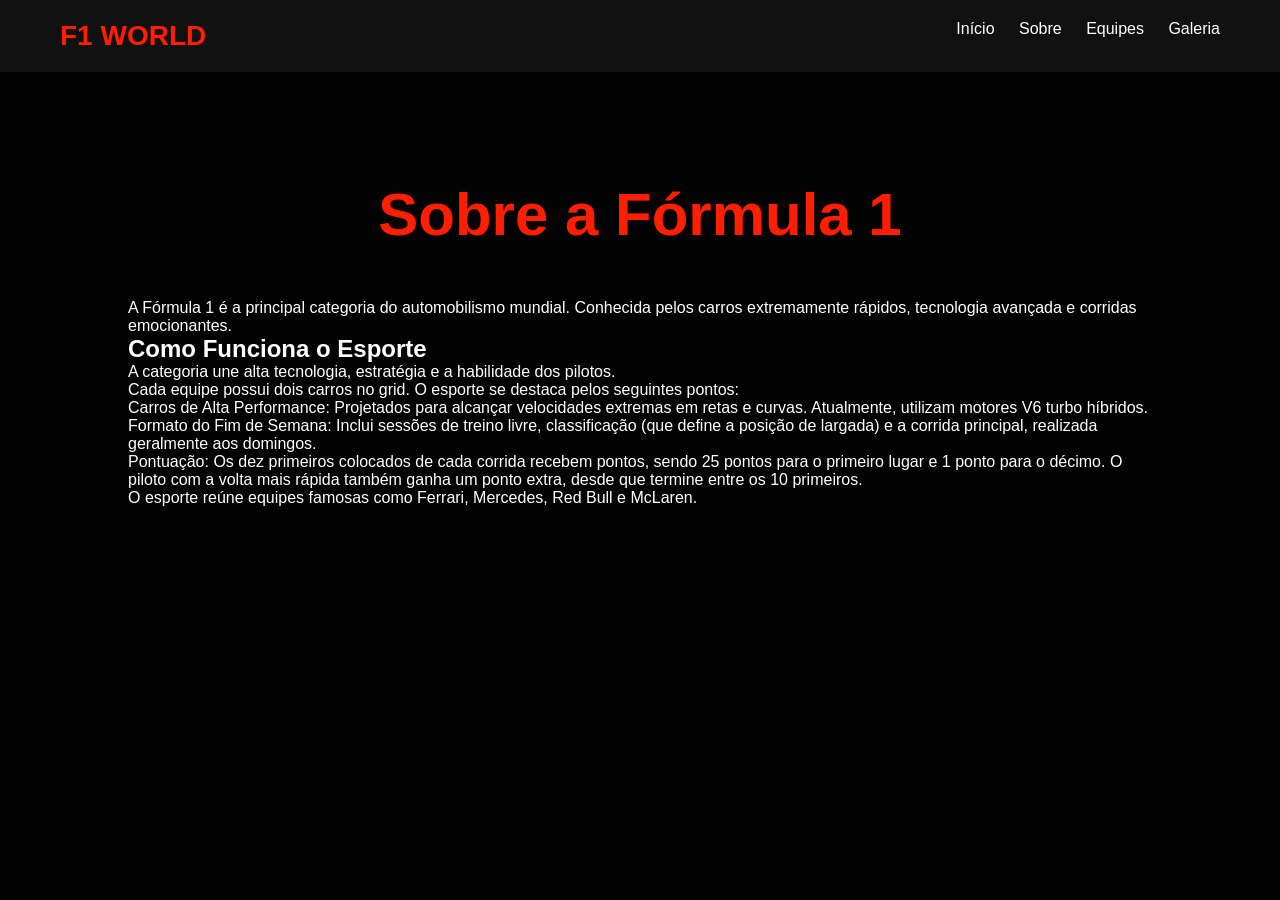
<file: FORMULA 1/FORMULA 1/sobre.html>
<!DOCTYPE html>
<html lang="pt-BR">
<head>
  <meta charset="UTF-8">
  <meta name="viewport" content="width=device-width, initial-scale=1.0">
  <title>Sobre</title>

  <link rel="stylesheet" href="style.css">
</head>

<body>

<header>

  <div class="logo">F1 WORLD</div>

  <nav>
    <a href="index.html">Início</a>
    <a href="sobre.html">Sobre</a>
    <a href="equipes.html">Equipes</a>
    <a href="galeria.html">Galeria</a>
  </nav>

</header>

<section class="pagina">

  <h1>Sobre a Fórmula 1</h1>

  <p>
    A Fórmula 1 é a principal categoria do automobilismo mundial.
    Conhecida pelos carros extremamente rápidos, tecnologia avançada
    e corridas emocionantes.
  </p>

  <h2>Como Funciona o Esporte</h2>

  <p>
    A categoria une alta tecnologia, estratégia e a habilidade dos pilotos.
  </p>

  <p>
    Cada equipe possui dois carros no grid. O esporte se destaca pelos seguintes pontos:
  </p>

  <p>
    Carros de Alta Performance: Projetados para alcançar velocidades extremas em retas e curvas.
    Atualmente, utilizam motores V6 turbo híbridos.
  </p>

  <p>
    Formato do Fim de Semana: Inclui sessões de treino livre, classificação
    (que define a posição de largada) e a corrida principal,
    realizada geralmente aos domingos.
  </p>

  <p>
    Pontuação: Os dez primeiros colocados de cada corrida recebem pontos,
    sendo 25 pontos para o primeiro lugar e 1 ponto para o décimo.
    O piloto com a volta mais rápida também ganha um ponto extra,
    desde que termine entre os 10 primeiros.
  </p>

  <p>
    O esporte reúne equipes famosas como Ferrari, Mercedes,
    Red Bull e McLaren.
  </p>

</section>

</body>
</html>
</file>
<file: FORMULA 1-2/style.css>
*{
  margin:0;
  padding:0;
  box-sizing:border-box;
  font-family:'Orbitron', sans-serif;
}

body{
  background:#0d0d0d;
  color:white;
}

/* ================= HEADER ================= */

header{
  display:flex;
  justify-content:space-between;
  align-items:center;
  padding:20px 60px;
  position:fixed;
  width:100%;
  background:#111;
  top:0;
  z-index:1000;
  box-shadow:0 2px 10px rgba(0,0,0,0.5);
}

.logo{
  color:#ff1e00;
  font-size:32px;
  font-weight:bold;
}

/* Alterado para alinhar perfeitamente os links e o input na horizontal */
nav{
  display:flex;
  align-items:center;
}

nav a{
  color:white;
  margin-left:25px;
  text-decoration:none;
  font-size:18px;
  transition:.3s;
}

nav a:hover{
  color:#ff1e00;
}

/* ---- CÓDIGO DA BARRA DE PESQUISA ---- */
.search-box {
  display: flex;
  align-items: center;
  background: #1a1a1a;
  border: 1px solid #333;
  border-radius: 20px;
  padding: 6px 14px;
  margin-left: 25px; /* Mantém o mesmo espaçamento padrão dos links */
  transition: border-color 0.3s ease;
}

/* Acende a borda em vermelho F1 quando clica para digitar */
.search-box:focus-within {
  border-color: #ff1e00;
}

.search-box input {
  background: transparent;
  border: none;
  outline: none;
  color: white;
  font-size: 14px;
  width: 140px;
  transition: width 0.3s ease;
}

/* Expande sutilmente de tamanho quando ativa */
.search-box input:focus {
  width: 180px;
}

.search-box input::placeholder {
  color: #666;
}

.search-box button {
  background: transparent;
  border: none;
  color: #666;
  cursor: pointer;
  display: flex;
  align-items: center;
  margin-left: 5px;
  transition: color 0.3s ease;
}

.search-box button:hover {
  color: #ff1e00;
}

/* ================= HERO ================= */

.hero{
  height:100vh;
  background:url('entrada.gif') center center/cover no-repeat;
  display:flex;
  justify-content:center;
  align-items:center;
  position:relative;
  text-align:center;
}

/* ESCURECER FUNDO */

.overlay{
  position:absolute;
  width:100%;
  height:100%;
  background:rgba(0,0,0,0.55);
}

/* CONTEÚDO CENTRAL */

.hero-content{
  position:relative;
  z-index:2;
  max-width:900px;
  padding:120px 20px 20px;
  animation:fade 2s ease;
}

/* TÍTULO PRINCIPAL */

.hero-content h1{
  font-size:70px;
  color:white;
  text-transform:uppercase;
  text-shadow:0 0 20px red;
  margin-bottom:20px;
}

/* TEXTO */

.hero-content p{
  font-size:28px;
  color:#f1f1f1;
  margin-bottom:35px;
  line-height:1.5;
}

/* BOTÕES */

.botoes{
  display:flex;
  justify-content:center;
  gap:20px;
  flex-wrap:wrap;
}

/* BOTÃO */

.btn{
  padding:15px 35px;
  background:#ff1e00;
  color:white;
  text-decoration:none;
  border-radius:40px;
  font-size:18px;
  transition:0.3s;
  box-shadow:0 0 15px rgba(255,0,0,0.4);
}

.btn:hover{
  background:white;
  color:#ff1e00;
  transform:translateY(-5px);
}

/* ================= PÁGINAS ================= */

.pagina{
  padding:180px 8% 80px;
  min-height:100vh;
  position:relative;
}

/* ESCURECER FUNDO */

.pagina::before{
  content:'';
  position:absolute;
  inset:0;
  background:rgba(0,0,0,0.75);
}

/* CONTEÚDO */

.pagina > *{
  position:relative;
  z-index:2;
}

/* TÍTULOS */

h1{
  text-align:center;
  font-size:72px;
  color:#ff1e00;
  margin-bottom:70px;
}

/* GRID */

.equipes-container{
  display:grid;
  gap:35px;
}

/* ================= PÁGINA SOBRE (NOVO) ================= */

.pagina-sobre {
  padding-top: 160px; 
}

.sobre-conteudo {
  max-width: 850px;
  margin: 0 auto;
  text-align: left; 
}

.sobre-conteudo h1 {
  text-align: center;
  font-size: 64px;
  color: #ff1e00;
  margin-bottom: 40px;
  text-transform: uppercase;
  text-shadow: 0 0 15px rgba(255, 30, 0, 0.3);
}

.sobre-conteudo .introducao {
  font-size: 24px;
  line-height: 1.6;
  color: #f1f1f1;
  text-align: center;
  margin-bottom: 50px;
}

.sobre-conteudo h2 {
  font-size: 32px;
  color: white;
  margin-top: 40px;
  margin-bottom: 20px;
  text-transform: uppercase;
  letter-spacing: 1px;
}

.sobre-conteudo p {
  font-size: 18px;
  line-height: 1.7;
  color: #cccccc;
  margin-bottom: 20px;
}

.pontos-f1 {
  list-style: none;
  padding: 0;
  margin: 25px 0;
}

.pontos-f1 li {
  font-size: 18px;
  line-height: 1.7;
  color: #cccccc;
  margin-bottom: 20px;
  padding-left: 25px;
  position: relative;
}

.pontos-f1 li::before {
  content: "■";
  color: #ff1e00;
  position: absolute;
  left: 0;
  top: 0;
  font-size: 14px;
}

.pontos-f1 strong {
  color: white;
  font-size: 19px;
}

.sobre-conteudo .fundo-equipes {
  margin-top: 40px;
  background: #111;
  padding: 20px;
  border-left: 4px solid #ff1e00;
  border-radius: 4px;
}

.sobre-conteudo .fundo-equipes span {
  color: white;
  font-weight: bold;
}
/* ================= IMAGENS DE FUNDO CUSTOMIZADAS ================= */

/* Fundo para a página Sobre */
.pagina-sobre {
    background: url('logo.jpg') center center/cover no-repeat fixed;
}

/* Fundo para a página de Equipes */
.pagina-equipes {
    background: url('logo.jpg') center center/cover no-repeat fixed;
}

/* Fundo para a página de Pilotos/Galeria */
.pagina-pilotos {
    background: url('logo.jpg') center center/cover no-repeat fixed;
}

/* ================= EQUIPES ================= */

.pagina-equipes .equipes-container{
  grid-template-columns:repeat(auto-fit,minmax(380px,1fr));
}

.pagina-equipes .equipe{
  background:#1a1a1a;
  border-radius:20px;
  overflow:hidden;
  transition:.35s;
  cursor:pointer;
  border:1px solid rgba(255,255,255,0.05);
}

.pagina-equipes .equipe:hover{
  transform:translateY(-10px) scale(1.02);
  box-shadow:0 0 25px rgba(255,0,0,0.45);
}

.pagina-equipes img{
  width:100%;
  height:300px;
  object-fit:cover;
  transition:.4s;
}

.pagina-equipes .equipe:hover img{
  transform:scale(1.05);
}

.pagina-equipes .equipe h2{
  font-size:42px;
  padding:18px 20px 5px;
  color:white;
}

.pagina-equipes .equipe p{
  padding:0 20px 25px;
  color:#d0d0d0;
  font-size:22px;
}

/* ================= PILOTOS ================= */

.pagina-pilotos .equipes-container{
  grid-template-columns:repeat(auto-fit,minmax(320px,1fr));
  gap:25px;
}

.pagina-pilotos .equipe{
  border-radius:20px;
  overflow:hidden;
  background:#101820;
  transition:.3s;
}

.pagina-pilotos .equipe:hover{
  transform:translateY(-6px);
  box-shadow:0 0 20px rgba(255,0,0,0.35);
}

.pagina-pilotos img{
  width:100%;
  height:450px;
  object-fit:cover;
}

.pagina-pilotos .equipe h2{
  text-align:center;
  padding:15px 10px 5px;
  font-size:24px;
  color:#ff1e00;
}

.piloto{
  font-weight:bold;
  padding:8px 20px 0;
  text-align:center;
  font-size:18px;
}

.pagina-pilotos .equipe p{
  text-align:center;
  padding:5px 20px 15px;
  font-size:15px;
  color:#ccc;
  line-height:1.4;
}

/* ================= FOOTER ================= */

footer{
  background:#111;
  text-align:center;
  padding:20px;
  font-size:16px;
}

/* ================= ANIMAÇÃO ================= */

@keyframes fade{
  from{
    opacity:0;
    transform:translateY(40px);
  }

  to{
    opacity:1;
    transform:translateY(0);
  }
}

/* ================= RESPONSIVO ================= */

@media(max-width:768px){

  header{
    flex-direction:column;
    padding:20px;
  }

  nav{
    margin-top:15px;
    flex-direction: column; /* Organiza os links empilhados no mobile */
    gap: 12px;
  }

  nav a{
    margin-left: 0;
  }

  /* Ajuste da barra de busca no Mobile */
  .search-box {
    margin-left: 0;
    margin-top: 10px;
    width: 100%;
    max-width: 250px;
  }

  h1{
    font-size:48px;
  }

  .hero-content h1{
    font-size:50px;
  }

  .hero-content p{
    font-size:20px;
  }

  .pagina-equipes .equipes-container{
    grid-template-columns:1fr;
  }

  .pagina-equipes img{
    height:240px;
  }

  .pagina-equipes .equipe h2{
    font-size:32px;
  }

  .pagina-equipes .equipe p{
    font-size:18px;
  }

  .pagina-sobre {
    padding-top: 140px;
    padding-left: 5%;
    padding-right: 5%;
  }

  .sobre-conteudo h1 {
    font-size: 40px;
    margin-bottom: 25px;
  }

  .sobre-conteudo .introducao {
    font-size: 18px;
  }

  .sobre-conteudo h2 {
    font-size: 24px;
  }

  .sobre-conteudo p, 
  .pontos-f1 li {
    font-size: 16px;
  }
}
</file>
<file: FORMULA 1/FORMULA 1/style.css>
*{
  margin:0;
  padding:0;
  box-sizing:border-box;
  font-family:'Orbitron', sans-serif;
}

body{
  background:#0d0d0d;
  color:white;
}

/* HEADER */
header{
  display:flex;
  justify-content:space-between;
  padding:20px 60px;
  position:fixed;
  width:100%;
  background:#111;
  top:0;
  z-index:1000;
}

.logo{color:#ff1e00;font-size:28px;font-weight:bold;}
nav a{color:white;margin-left:20px;text-decoration:none;}
nav a:hover{color:#ff1e00;}

/* PÁGINA BASE */
.pagina{
  padding:180px 10% 80px;
  min-height:100vh;
  position:relative;
}

.pagina::before{
  content:'';
  position:absolute;
  inset:0;
  background:rgba(0,0,0,0.75);
}

.pagina > *{position:relative;z-index:2;}

h1{
  text-align:center;
  font-size:60px;
  color:#ff1e00;
  margin-bottom:50px;
}

/* GRID */
.equipes-container{
  display:grid;
  gap:30px;
}

/* ================= EQUIPES ================= */
.pagina-equipes .equipes-container{
  grid-template-columns:repeat(auto-fit,minmax(280px,1fr));
}

.pagina-equipes .equipe{
  background:#1a1a1a;
  border-radius:15px;
  overflow:hidden;
}

.pagina-equipes img{
  width:100%;
  height:220px;
  object-fit:cover;
}

/* ================= PILOTOS (AJUSTADO) ================= */

.pagina-pilotos .equipes-container{
  grid-template-columns:repeat(auto-fit,minmax(300px,1fr));
  gap:25px;
}

.pagina-pilotos .equipe{
  border-radius:20px;
  overflow:hidden;
  background:#101820;
  transition:.3s;
}

/* imagem MENOR */
.pagina-pilotos img{
  width:100%;
  height:450x;
  object-fit:cover;
}

/* hover mais leve */
.pagina-pilotos .equipe:hover{
  transform:translateY(-6px);
  box-shadow:0 0 20px rgba(255,0,0,0.35);
}

/* título alinhado */
.pagina-pilotos .equipe h2{
  text-align:center;
  padding:15px 10px 5px;
  font-size:22px;
  color:#ff1e00;
}

/* piloto alinhado certinho */
.piloto{
  font-weight:bold;
  padding:8px 20px 0;
  text-align:center;
  font-size:16px;
}

/* descrição alinhada */
.pagina-pilotos .equipe p{
  text-align:center;
  padding:5px 20px 15px;
  font-size:14px;
  color:#ccc;
  line-height:1.4;
}
</file>
